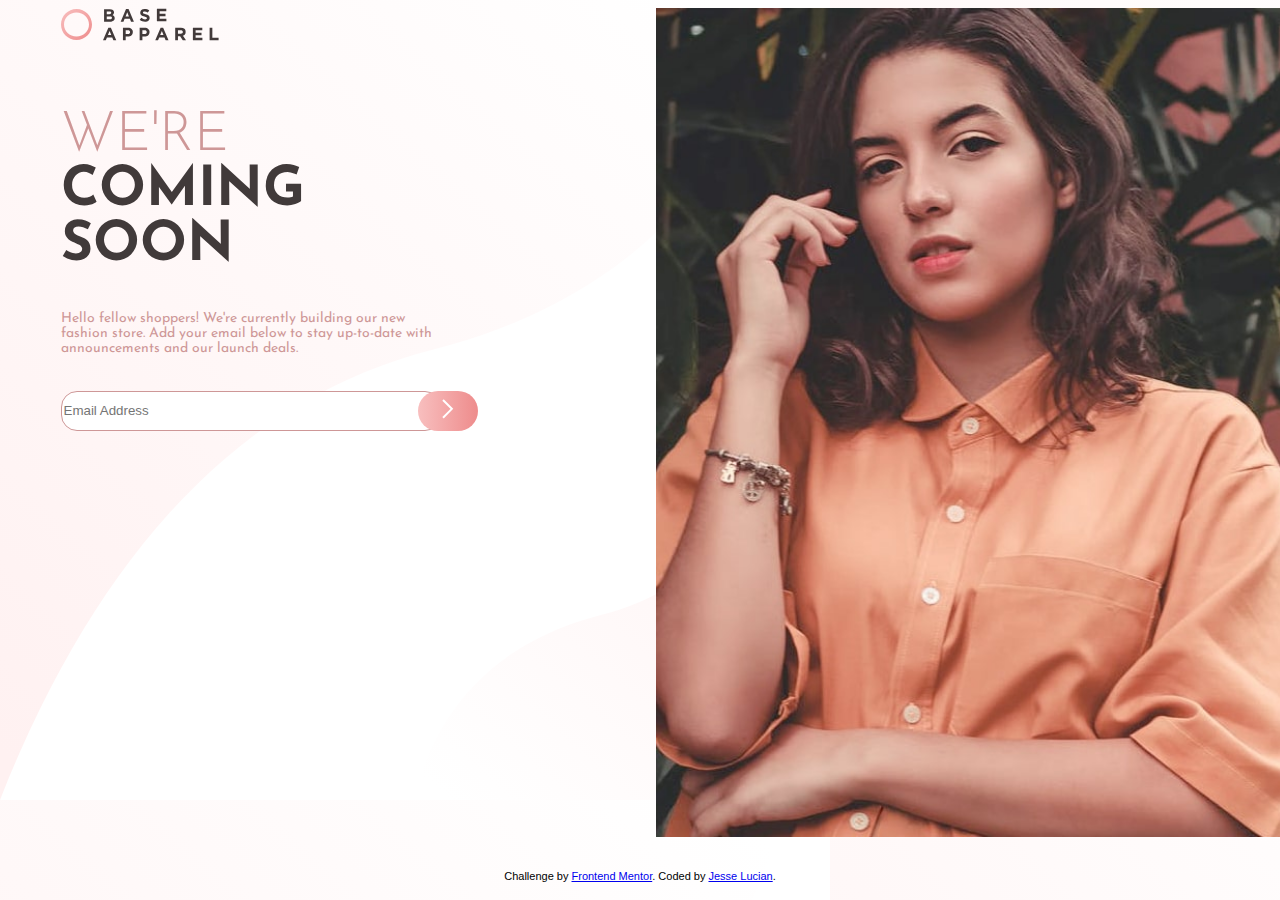
<file: index.html>
<!DOCTYPE html>
<html lang="en">
<head>
	<meta charset="UTF-8">
	<meta name="viewport" content="width=device-width, initial-scale=1.0">
	
	<link rel="stylesheet" href="comingSoonBaseApparel.css"> 
	<link rel="icon" href="favicon-32x32.png" />
	<link rel="preconnect" href="https://fonts.googleapis.com" />
	<link rel="preconnect" href="https://fonts.gstatic.com" />
	<link href="https://fonts.googleapis.com/css2?family=Josefin+Sans:ital,wght@0,300;0,400;1,700&display=swap" rel="stylesheet" /> 
	
	<title>Front-End Mentor|Coming Soon Base Apparel</title> 
	 
	<script type="text/javascript" src="comingSoonBaseApparel.js" async></script>
	
</head>
<body>
	<main class="base-apparel-wrapper">
		<div class="base-apparel-body">
			<div class="base-apparel-banner">
			  <img src="logo.svg" class="base-apparel-logo" alt="logo"/>
		  </div>
			<div class="left-hand-side">	
				<div class="txt-body">
					<h1 class="coming-soon-header"><span>WE'RE</span> <br>COMING <br>SOON</h1>
      		<p class="coming-soon-details">Hello fellow shoppers! 
      		We're currently building our new fashion store. Add your email below 
      		to stay up-to-date with announcements and our launch deals.</p>
      	</div>
      	<div class="email-submission">
      		<form action="submit" class="email-field">
      			<input type="email" name="email" class="email-input" placeholder="Email Address" autocomplete="off" required/>
      			<img src="icon-error.svg" class="error-icon hidden" />
      			<button class="subscribe-btn">
      				<img src="icon-arrow.svg" />
      			</button>
      			<p class="error-msg hidden">Please Provide a Valid Email</p>
      		</form>
      	</div>
    	</div>
    	<!--separating image and text to manage it into grid & flex-->
			<div class="right-hand-side">
			
			</div>
  	</div>
	</main>
</body>
<footer>
	<p class= "credit">
		Challenge by <a href="http://www.frontendmentor.io" target="blank">
		Frontend Mentor</a>. Coded by <a href="https://github.com/SolidEnder"> Jesse Lucian</a>.
	</p>
</footer>
</html>
</file>
<file: comingSoonBaseApparel.css>
html {
	box-sizing: border-box;
	font-family: "Josefin Sans", sans-serif;
}
* {
	box-sizing: inherit;
}
body {
	background-image: url(bg-pattern-desktop.svg);
	background-repeat: no-repeat center/cover;
	font-size: 35px;
}
.base-apparel-logo {
	max-width: 100%;
	margin-left: 1.5em;
}
.base-apparel-banner {
	grid-row: 1;
	grid-column: 1;
}
span {
	font-weight: 300;
	color: hsl(0, 36%, 70%);
}
.base-apparel-body {
	display: grid;
	grid-template-columns: 1fr 1fr;
}
.txt-body {
	margin-top: 1em;
}
.left-hand-side {
	margin-top: 4rem;
	margin-left: 1.5em; 
	grid-column: 1;
	grid-row: 1;
}
.right-hand-side {
   content: url(hero-desktop.jpg);
   margin-left: 1rem; 
   max-height: 100%;
   width: 100%;
   grid-column: 2;
   grid-row: 1;
}
.coming-soon-header {
	font-weight: 700;
	color: hsl(0, 6%, 24%);
   font-size: 55px;
}
.coming-soon-details {
	font-weight: 400;
	color: hsl(0, 36%, 70%);
	width: 27em;
	font-size: 14px;
}
.email-field {
	display: grid;
	grid-column-template: repeat(4, 1fr);
	grid-row-template: 1fr 1fr;
	margin-top: 1em;
}
.email-input {
	border: 1px solid hsl(0, 36%, 70%);
	width: 380px;
	height: 40px;
	border-radius: 16px;
	grid-column: 1 span 4;
	grid-row: 1;
}
.email-input:focus {
	border: 1px solid hsl(0, 93%, 68%);
}
.error-icon {/*invisible by defailt*/
	width: 15px;
	height: 15px;
	grid-row: 1;
	grid-column: 3;
	position: relative;
	right: 6em;
	top: .35em;
	display: none;
}
.error-msg {/*invisible by default*/
	color: hsl(0, 93%, 68%);
	font-size: 10px;
	text-align: start;
	display: none;
}
.subscribe-btn {
	background: linear-gradient(to right,hsl(0, 80%, 86%),  hsl(0, 74%, 74%));
	border-radius: 50px;
	width: 60px;
	height: 40px;
	border: none;
	grid-row: 1;
	position: relative;
	right: 6.9em;/*nice*/
}
.subscribe-btn:hover {
	background: linear-gradient(to right, hsl(0, 0%, 100%), hsl(0, 100%, 98%));
}
.credit {
	font-size: 11px;
	text-align: center;
	font-family: Arial, Helvetica, sans-serif;
	margin-top: 3em;
}

@media (max-width: 630px) {
   .base-apparel-body {
   	display: flex;
		flex-direction: column;
   }
   
   .base-apparel-logo {
   	margin: 0;
   }
   
   .base-apparel-banner {
   	order: 0;
   }
   
   .right-hand-side {
   	content: url(hero-mobile.jpg); 
      order: 1;
   	margin: 0;
   }
   
   .left-hand-side {
   	margin-top: 0%;
   	order: 2;
   }
   
   h1 {
   	margin-right: 1em;
   }
   
   .subscribe-btn {
   	right: 4.6em;
   }
   
   .error-icon {
   	right: 4.1em;
   }
   
}
</file>
